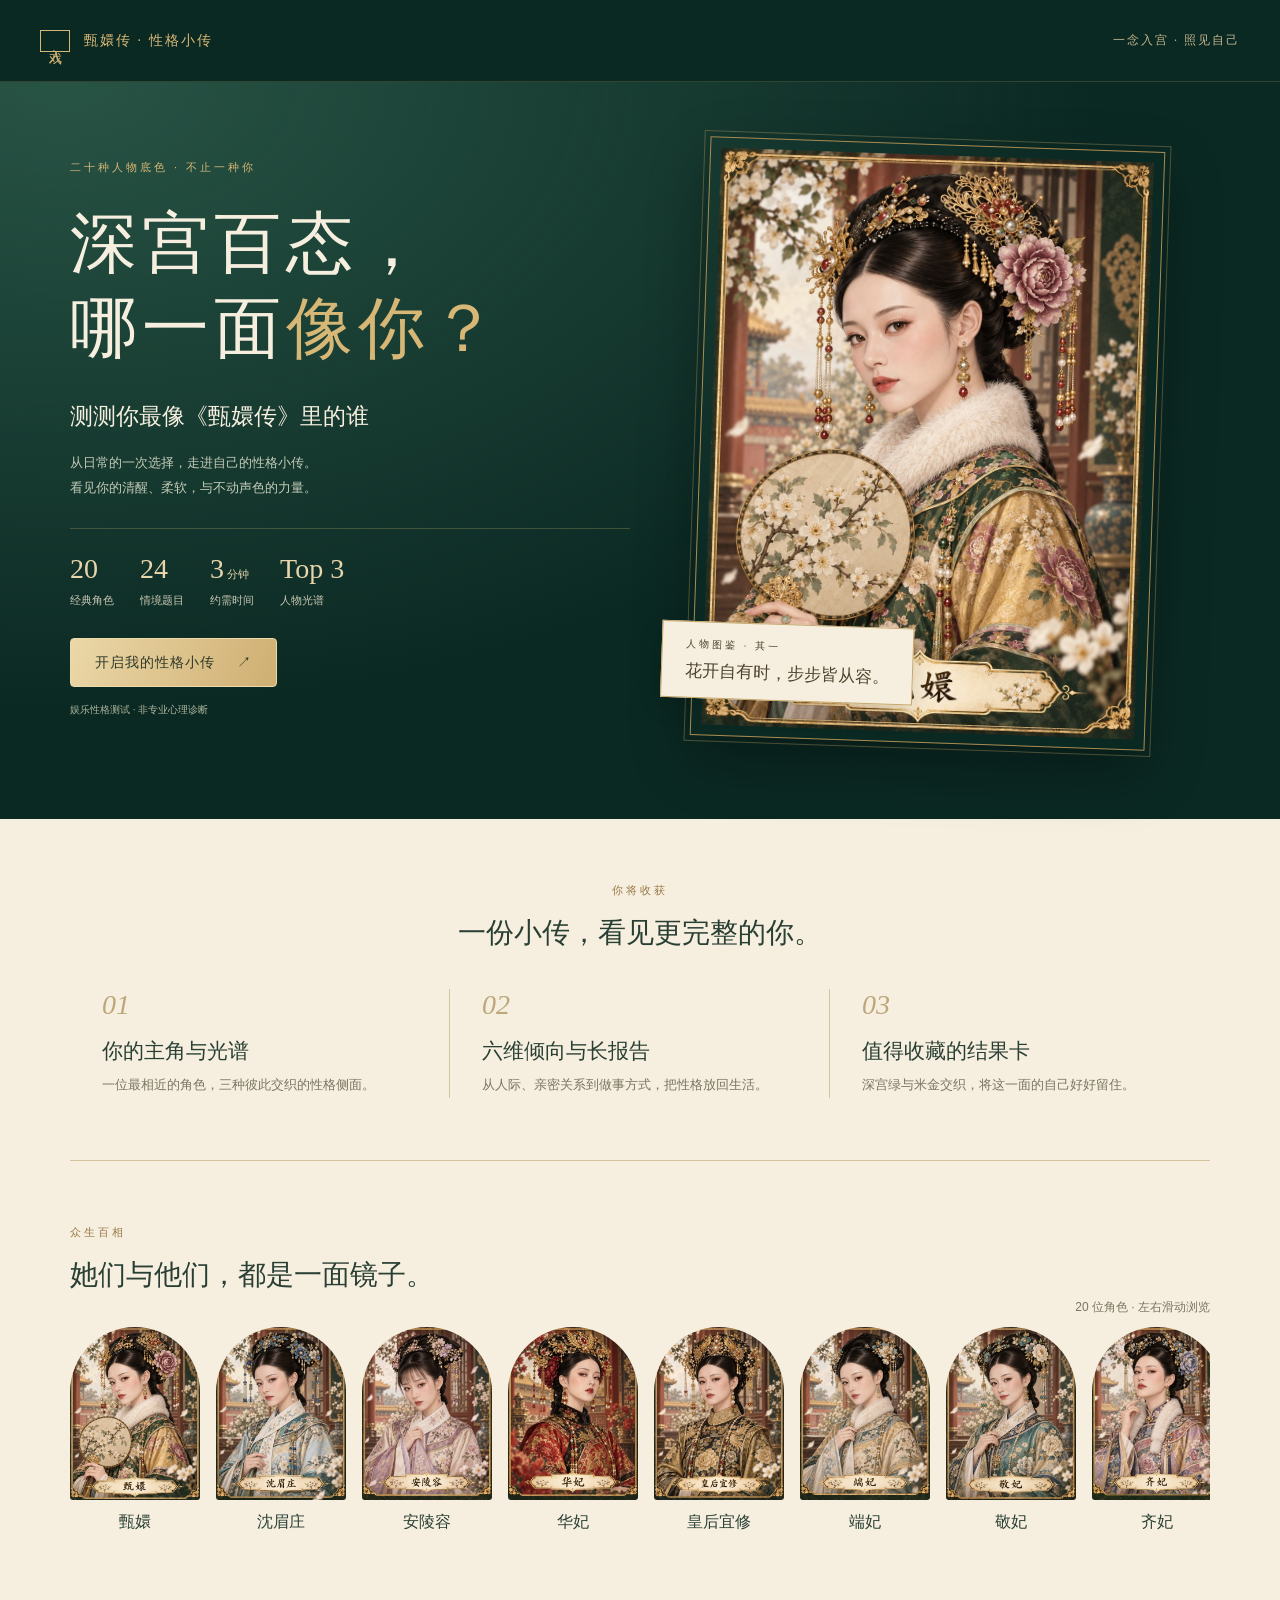
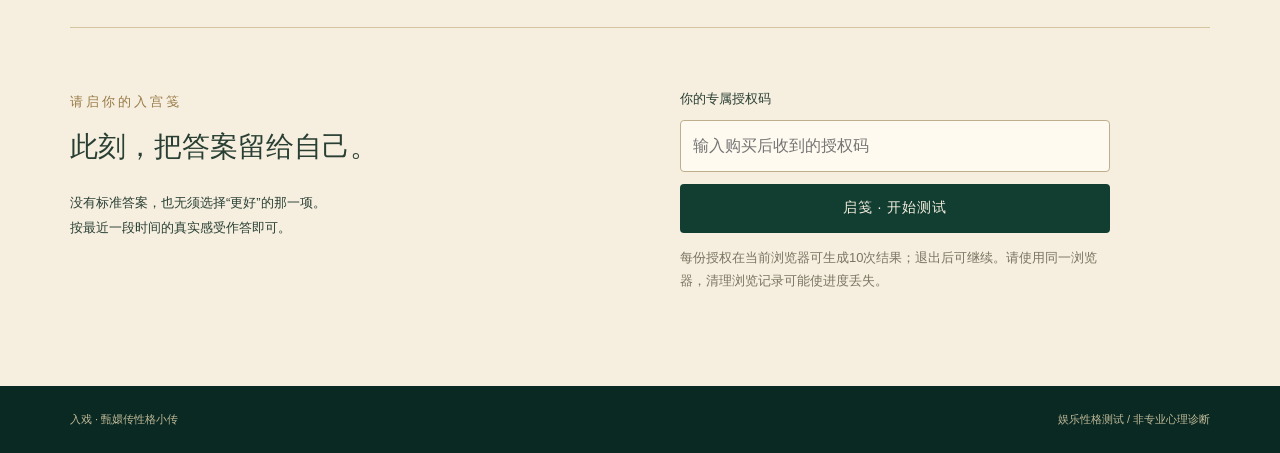
<file: index.html>
<!doctype html>
<html lang="zh-CN"><head><meta charset="utf-8"><meta name="viewport" content="width=device-width,initial-scale=1,viewport-fit=cover"><meta name="theme-color" content="#123e32"><meta name="description" content="24道日常情境题，遇见你的甄嬛传性格映射。20位角色、Top3人物光谱、六维性格小传与专属分享卡。娱乐性格测试，非专业心理诊断。"><title>入戏 · 甄嬛传性格小传</title><link rel="stylesheet" href="style.css"><script defer src="data.js"></script><script defer src="scoring.js"></script><script defer src="app.js"></script></head>
<body><header class="masthead"><a href="./" aria-label="入戏首页"><span class="seal">入戏</span> 甄嬛传 · 性格小传</a><span>一念入宫 · 照见自己</span></header><main>
<section id="entry"><div class="hero"><div class="hero-copy"><p class="eyebrow">二十种人物底色 · 不止一种你</p><h1>深宫百态，<br>哪一面<span>像你？</span></h1><p class="hero-lead">测测你最像《甄嬛传》里的谁</p><p class="hero-note">从日常的一次选择，走进自己的性格小传。<br>看见你的清醒、柔软，与不动声色的力量。</p><div class="facts"><div><b>20</b><span>经典角色</span></div><div><b>24</b><span>情境题目</span></div><div><b>3<small>分钟</small></b><span>约需时间</span></div><div><b>Top 3</b><span>人物光谱</span></div></div><a href="#invitation" class="btn gold">开启我的性格小传 <span>↗</span></a><p class="tiny">娱乐性格测试 · 非专业心理诊断</p></div><div class="hero-art"><img src="characters/zhenhuan.jpg" alt="甄嬛古风人物肖像" fetchpriority="high"><div class="art-caption"><span>人物图鉴 · 其一</span><b>花开自有时，步步皆从容。</b></div></div></div>
<section class="intro section"><p class="eyebrow">你将收获</p><h2>一份小传，看见更完整的你。</h2><div class="benefits"><article><em>01</em><h3>你的主角与光谱</h3><p>一位最相近的角色，三种彼此交织的性格侧面。</p></article><article><em>02</em><h3>六维倾向与长报告</h3><p>从人际、亲密关系到做事方式，把性格放回生活。</p></article><article><em>03</em><h3>值得收藏的结果卡</h3><p>深宫绿与米金交织，将这一面的自己好好留住。</p></article></div></section>
<section class="section cast-section"><div class="section-heading"><div><p class="eyebrow">众生百相</p><h2>她们与他们，都是一面镜子。</h2></div><span class="tiny">20 位角色 · 左右滑动浏览</span></div><div id="cast" class="cast"></div></section>
<section id="invitation" class="invitation section"><div><p class="eyebrow">请启你的入宫笺</p><h2>此刻，把答案留给自己。</h2><p>没有标准答案，也无须选择“更好”的那一项。<br>按最近一段时间的真实感受作答即可。</p></div><form id="activateForm"><label for="code">你的专属授权码</label><input id="code" placeholder="输入购买后收到的授权码" autocomplete="off" spellcheck="false" required><button class="btn" type="submit">启笺 · 开始测试</button><p id="entryMsg" role="status" class="tiny"></p><p class="tiny">每份授权在当前浏览器可生成10次结果；退出后可继续。请使用同一浏览器，清理浏览记录可能使进度丢失。</p></form></section></section>
<section id="lobby" class="section narrow hidden"><p class="eyebrow">入宫笺已开启</p><h1>小传，等你续写。</h1><p>跟随第一感受，让每一次选择都更接近你。</p><div class="paper"><p id="quotaText"></p><button id="start" class="btn">开始测试</button><button id="resetDraft" class="text-btn">清空未完成进度</button></div><h2>我的人物小传</h2><p class="tiny">重读与保存已有结果，不消耗测试次数。</p><div id="history" class="history"></div></section>
<section id="quiz" class="quiz-shell hidden"><div class="quiz-top"><span class="eyebrow">入戏 · 问心</span><button id="quit" class="text-btn">暂存离开</button></div><div class="question-card"><div class="q-head"><span id="scene"></span><span id="count"></span></div><div id="progress" role="progressbar" aria-label="答题进度" aria-valuemin="0" aria-valuemax="24"><span id="bar"></span></div><p class="chapter">听从此刻的心意</p><h2 id="question" tabindex="-1"></h2><div id="options" class="options"></div><div class="q-bottom"><button id="prev" class="text-btn">← 上一题</button><span id="qHint" class="tiny" aria-live="polite">选择后自动进入下一题</span></div></div><p class="quiz-foot">不必成为谁，只需如实做自己。</p></section>
<section id="result" class="result hidden"><div class="result-heading"><p class="eyebrow">入戏 · 你的专属性格小传</p><h1>原来，你有这样的光。</h1><p>结果不止一个，性格也不止一面。</p></div><div class="result-layout"><article class="identity paper"><img id="portrait" alt="主匹配人物肖像"><div class="identity-copy"><p class="eyebrow">你的主匹配角色</p><h2 id="rName"></h2><h3 id="rSub"></h3><div id="tags" class="tags"></div><p id="summary"></p><blockquote id="quote"></blockquote></div></article><div class="spectrum-stack"><article class="paper"><p class="eyebrow">不同的她们，也在你身上闪光</p><h2>Top 3 人物光谱</h2><div id="matches"></div><p class="tiny">百分比是本测试的相似度指标，不是概率；三项无需相加为100%。</p></article><article class="paper radar-panel"><h2>六维性格倾向</h2><div id="radar"></div><p class="tiny">呈现你的答题倾向，数值高低不代表优劣。</p></article></div></div>
<div class="report-body"><section class="section dimensions-section"><p class="eyebrow">先读懂自己的轮廓</p><h2>你如何感受，又如何选择。</h2><div id="dimensions" class="dimension-grid"></div></section><section class="section"><p class="eyebrow">把性格放回日常</p><h2>四个场景，慢慢读你。</h2><div class="report-grid"><article class="paper"><span class="chapter">01 · 内心世界</span><h3>你的性格底色</h3><p id="core"></p></article><article class="paper"><span class="chapter">02 · 人际之间</span><h3>与人相处的你</h3><p id="rel"></p></article><article class="paper"><span class="chapter">03 · 亲密关系</span><h3>靠近一个人时</h3><p id="love"></p></article><article class="paper"><span class="chapter">04 · 行动日常</span><h3>认真做事的你</h3><p id="work"></p></article></div></section><section class="section growth"><p class="eyebrow">写给接下来的你</p><h2>保留锋芒，也照顾柔软。</h2><div class="report-grid"><article class="paper"><h3>值得珍惜的优势</h3><p id="strength"></p><h3>容易忽略的盲点</h3><p id="watch"></p></article><article class="paper"><h3>可以试试的三个小改变</h3><ol id="advice"></ol></article></div></section><section class="save-section section"><p class="eyebrow">留存此刻的自己</p><h2>把这份小传，藏进相册。</h2><p>生成3:4高清结果卡，也可以分享给懂你的人。</p><button id="posterBtn" class="btn gold">生成并保存结果卡 ↓</button><p id="posterMsg" role="status" class="tiny"></p><div id="posterArea" class="hidden"><img id="poster" alt="专属3比4结果卡"><div class="save-links"><a id="download" class="btn gold" download>下载高清图片</a><button id="share" class="btn secondary">分享结果卡</button></div><p class="tiny">若手机内置浏览器未开始下载，请长按上方图片保存。</p></div></section><div class="end-actions"><button id="again" class="btn">重新测试</button><button id="home" class="btn secondary">返回我的小传</button></div><p class="closing">人物是镜子，生活的主角始终是你。<br><small>本报告依据答题倾向与角色设定生成，仅供娱乐与自我观察，不构成专业心理诊断。</small></p></div></section>
</main><footer>入戏 · 甄嬛传性格小传 <span>娱乐性格测试 / 非专业心理诊断</span></footer><div id="notice" role="status"></div><noscript>请启用浏览器 JavaScript 后使用测试。</noscript></body></html>
</file>
<file: style.css>
:root{--green:#123e32;--deep:#0b2923;--gold:#d7b775;--paper:#f6efdf;--ink:#293f34;--muted:#797462;--line:#d5c49f;font-family:"Microsoft YaHei","PingFang SC",sans-serif;color:var(--ink);background:var(--paper);font-synthesis:none}*{box-sizing:border-box}body{margin:0}button,input,a{-webkit-tap-highlight-color:transparent}button,input{font:inherit}button,a{touch-action:manipulation}a{color:inherit;text-decoration:none}button{cursor:pointer}button:disabled{opacity:.4;cursor:default}button:focus-visible,a:focus-visible,input:focus-visible{outline:3px solid #bd8138;outline-offset:4px}h1,h2,h3,blockquote,.hero-lead{font-family:"Songti SC","SimSun",serif;font-weight:500}h1,h2,h3,p{margin-top:0}h2{font-size:28px;line-height:1.5}h3{font-size:21px}p{line-height:1.9}img{display:block;max-width:100%}.hidden{display:none!important}.masthead{height:82px;background:var(--deep);color:var(--gold);display:flex;align-items:center;justify-content:space-between;padding:0 max(24px,calc((100vw - 1200px)/2));border-bottom:1px solid #d7b77530;font-family:serif;letter-spacing:2px;font-size:14px}.masthead a{display:flex;align-items:center;gap:14px}.masthead>span{font-size:12px;color:#c1b58d}.seal{border:1px solid var(--gold);padding:8px 5px;writing-mode:vertical-rl;font-size:13px}.hero{background:radial-gradient(ellipse at 5% 0,#285445,transparent 60%),var(--deep);color:var(--paper);display:grid;grid-template-columns:1.1fr 1fr;gap:70px;padding:62px max(32px,calc((100vw - 1140px)/2)) 76px;align-items:center}.eyebrow{font-size:11px;letter-spacing:3px;color:#987946;line-height:1.8}.hero .eyebrow{color:var(--gold)}.hero h1{font-size:clamp(48px,5.2vw,74px);line-height:1.28;letter-spacing:5px;margin:23px 0}.hero h1 span{color:var(--gold)}.hero-lead{font-size:23px;margin:24px 0 12px}.hero-note{color:#c4ccb9;font-size:13px}.facts{display:flex;gap:26px;border-top:1px solid #d7b77540;margin-top:28px;padding-top:24px;margin-bottom:30px}.facts div{display:flex;flex-direction:column;gap:8px}.facts b{font-family:Georgia,serif;font-size:28px;font-weight:400;color:#e8d5ac}.facts small{font-size:11px;margin-left:3px}.facts span{font-size:11px;color:#c9c8b5}.btn{display:inline-flex;justify-content:center;align-items:center;gap:22px;min-height:49px;padding:14px 24px;background:var(--green);color:var(--paper);border:1px solid transparent;border-radius:4px;font-size:14px;letter-spacing:1px;transition:background .2s,transform .2s}.btn:hover{transform:translateY(-1px);background:#245544}.btn.gold{background:linear-gradient(110deg,#ebd7a8,#cfaf72);color:#2e3828;border-color:#eddaa9}.btn.secondary{background:transparent;border-color:var(--line);color:var(--green)}.hero .tiny{color:#aeb79f;margin-top:14px;font-size:10px}.hero-art{position:relative;padding:10px;border:1px solid #aa8b50;box-shadow:0 22px 60px #0005;transform:rotate(2deg);max-width:455px}.hero-art:before{content:"";position:absolute;inset:-7px;border:1px solid #d7b77550;pointer-events:none}.hero-art img{width:100%;aspect-ratio:3/4;object-fit:cover}.art-caption{position:absolute;bottom:36px;left:-32px;background:var(--paper);color:#4d432c;border:1px solid #c5a76b;padding:15px 23px;box-shadow:0 8px 25px #0002;max-width:90%}.art-caption span{display:block;font-size:10px;letter-spacing:3px;margin-bottom:8px}.art-caption b{font:17px serif}.section{max-width:1140px;margin:auto;padding:62px 0}.intro{text-align:center}.benefits{display:grid;grid-template-columns:repeat(3,1fr);margin-top:35px;text-align:left}.benefits article{padding:0 32px;border-right:1px solid var(--line)}.benefits article:last-child{border:0}.benefits em{font:italic 28px Georgia;color:#bda67a}.benefits h3{margin:16px 0 8px}.benefits p{font-size:13px;color:var(--muted);margin:0}.cast-section{border-top:1px solid var(--line)}.section-heading{display:flex;justify-content:space-between;align-items:end;gap:20px}.cast{display:flex;gap:16px;overflow-x:auto;padding:8px 0 20px;scroll-snap-type:x mandatory}.cast figure{flex:0 0 130px;margin:0;scroll-snap-align:start}.cast img{width:130px;height:173px;object-fit:cover;border-radius:65px 65px 3px 3px}.cast figcaption{text-align:center;font:16px serif;padding:12px}.tiny{font-size:12px;line-height:1.8;color:var(--muted)}.invitation{border-top:1px solid var(--line);display:grid;grid-template-columns:1fr 1fr;gap:80px;padding-bottom:80px}.invitation p{font-size:13px}.invitation form{max-width:430px}.invitation label{display:block;font-size:13px;margin-bottom:12px}input{width:100%;height:52px;padding:12px;border:1px solid #bfae8c;border-radius:4px;background:#fffaf0;color:var(--ink)}form .btn{width:100%;margin-top:12px}.narrow{max-width:720px;min-height:70vh}.narrow h1{font-size:38px}.paper{background:linear-gradient(120deg,#fcf7e9,#f0e7d3);border:1px solid var(--line);padding:26px;border-radius:8px;box-shadow:0 4px 18px #372b1606}.text-btn{background:none;border:0;color:#80683e;padding:12px 4px;font-size:13px;min-height:44px}.history{display:grid;grid-template-columns:1fr 1fr;gap:12px}.history button{text-align:left;border:1px solid var(--line);background:#fbf6e9;padding:16px;color:var(--ink);line-height:1.8}.quiz-shell{background:radial-gradient(ellipse at top,#2c5546,var(--deep));min-height:calc(100vh - 82px);padding:28px 24px 45px}.quiz-top{max-width:700px;margin:0 auto 18px;display:flex;align-items:center;justify-content:space-between}.quiz-top .eyebrow{margin:0;color:var(--gold)}.quiz-top button{color:#e0c58e}.question-card{max-width:700px;margin:auto;padding:38px 42px 24px;background:var(--paper);border:1px solid var(--gold);outline:1px solid #bd9a5960;outline-offset:6px;border-radius:6px}.q-head{display:flex;justify-content:space-between;font-size:12px;color:#7b683f}#count{font-family:Georgia;font-size:18px}#progress{height:3px;background:#ddd1b6;margin-top:15px}#bar{height:100%;display:block;background:#9e7b3f;transition:width .3s}.chapter{font-size:11px;letter-spacing:2px;color:#967744}.question-card .chapter{margin:32px 0 12px}#question{font-size:27px;line-height:1.7;min-height:92px;margin-bottom:28px;outline:none}.options{display:grid;gap:12px}.option{display:flex;align-items:center;gap:15px;text-align:left;background:#fffbf1;border:1px solid #dacdae;color:var(--ink);border-radius:5px;min-height:66px;padding:16px 18px;line-height:1.7;font-size:14px;transition:background .15s}.option b{flex:0 0 28px;font:18px Georgia;color:#a38a57;border-right:1px solid #d8c8a8}.option.selected{background:#1a4839;border-color:#1a4839;color:#fff2cc}.option.selected b{color:var(--gold)}.q-bottom{display:flex;align-items:center;justify-content:space-between;margin-top:20px;gap:12px}.quiz-foot{text-align:center;color:#b7b99f;font:14px serif;margin:35px 0 0;letter-spacing:3px}.result{background:radial-gradient(ellipse at 10% 0,#2d5541,transparent 35%),var(--deep)}.result-heading{text-align:center;padding:44px 16px 30px;color:var(--paper)}.result-heading .eyebrow{color:var(--gold)}.result-heading h1{font-size:38px;letter-spacing:3px;margin:12px 0}.result-heading>p:last-child{font-size:13px;color:#c4c3a8}.result-layout{max-width:1080px;margin:auto;display:grid;grid-template-columns:1fr 1fr;gap:22px;padding-bottom:42px}.identity{padding:9px;overflow:hidden;position:relative}.identity>img{width:100%;aspect-ratio:3/4;object-fit:cover}.identity-copy{padding:22px 25px 12px;text-align:center}.identity h2{font-size:48px;margin:5px 0;color:#36553f}.identity h3{font-size:19px;margin-bottom:10px}.identity-copy p:not(.eyebrow){font-size:13px}.tags{display:flex;gap:7px;justify-content:center;flex-wrap:wrap;margin:15px 0}.tag{padding:6px 12px;border:1px solid #c9b58b;border-radius:3px;font-size:12px;color:#7c653c}blockquote{font-size:18px;line-height:1.8;color:#8b703c;margin:18px 0 0;padding-top:15px;border-top:1px solid #d8c8a6}.spectrum-stack{display:grid;gap:20px;align-content:start}.spectrum-stack h2{font-size:25px;margin:0 0 16px}.match{display:grid;grid-template-columns:58px 1fr 44px;gap:15px;align-items:center;padding:12px 0;border-top:1px solid #d9cbaa}.match img{width:58px;height:65px;object-fit:cover;object-position:50% 20%;border-radius:4px}.match strong{font:18px serif}.match small{font:11px Georgia;color:#9d814d;margin-right:10px}.match output{font:20px Georgia;color:#75592c}.meter{height:6px;background:#e4d7b9;margin-top:12px;border-radius:9px;overflow:hidden}.meter i{height:100%;display:block;background:linear-gradient(90deg,#486a4d,#d0a457);border-radius:9px}.spectrum-stack .tiny{margin:14px 0 0;font-size:10px}#radar svg{width:100%;max-height:280px;display:block}.radar-panel{text-align:center}.report-body{background:var(--paper)}.report-body .section{padding:46px 0}.dimension-grid{display:grid;grid-template-columns:repeat(3,1fr);gap:15px}.dimension{border-top:1px solid var(--line);padding:20px 0}.dimension b{font-size:13px;font-weight:500}.dimension output{float:right;font:22px Georgia;color:#967642}.dimension p{font-size:12px;color:var(--muted);margin:12px 0 0}.dimension span{font-size:13px;display:block;margin-top:8px}.report-grid{display:grid;grid-template-columns:1fr 1fr;gap:18px}.report-grid h3{margin:15px 0}.report-grid p{font-size:14px;line-height:2.1;margin-bottom:0}.report-grid .paper{padding:28px 32px}.growth ol{padding-left:22px;margin-bottom:0}.growth li{font-size:14px;line-height:2.1;margin-bottom:18px;padding-left:8px}.growth li::marker{color:#9b7b40}.save-section{text-align:center;border-top:1px solid var(--line)}.save-section>p:not(.eyebrow){font-size:13px}.save-section .btn.gold{min-width:240px}.save-links{display:flex;gap:12px;justify-content:center;margin-top:20px}#poster{width:540px;max-width:100%;margin:25px auto 0;border:1px solid var(--line)}.end-actions{display:flex;justify-content:center;gap:12px;padding:10px 20px}.closing{text-align:center;font-family:serif;font-size:18px;padding:26px 20px 48px;margin:0}.closing small{font:11px/1.9 sans-serif;color:var(--muted);display:block;margin-top:12px}footer{display:flex;justify-content:space-between;padding:26px max(24px,calc((100vw - 1140px)/2));background:var(--deep);font-size:11px;color:#beb997;gap:12px}#notice:not(:empty){position:fixed;bottom:20px;left:20px;right:20px;max-width:500px;margin:auto;background:#563c28;color:#fff;padding:16px;z-index:20;font-size:13px;line-height:1.8}
@media(max-width:1200px){.section,.result-layout{margin-left:28px;margin-right:28px}.hero{gap:45px;padding-left:45px;padding-right:45px}.hero h1{font-size:56px}.narrow{margin:auto;padding-left:28px;padding-right:28px}}
@media(max-width:650px){.masthead{height:64px;padding:0 20px;font-size:12px}.masthead>span{display:none}.seal{font-size:10px;padding:5px 3px}.hero{display:block;padding:32px 25px 35px;position:relative;overflow:hidden;min-height:665px}.hero-copy{position:relative;z-index:2}.hero .eyebrow{font-size:9px;letter-spacing:2px}.hero h1{font-size:45px;line-height:1.4;letter-spacing:3px;margin:21px 0 170px}.hero-lead{font-size:20px;position:relative;margin-top:0}.hero-note{font-size:12px;line-height:1.9}.hero-art{position:absolute;top:55px;right:18px;width:190px;transform:rotate(5deg);padding:4px;opacity:.86}.hero-art img{width:100%}.art-caption{display:none}.hero h1{max-width:270px;text-shadow:0 3px 18px #0b2923}.facts{gap:0;justify-content:space-between;margin:22px 0;padding-top:20px}.facts b{font-size:25px}.facts span{font-size:10px}.hero .btn{width:100%}.hero .tiny{text-align:center}.section{padding:36px 0;margin:0 22px}h2{font-size:23px}.intro{text-align:left}.benefits{display:block;margin-top:24px}.benefits article{border-right:0;border-top:1px solid var(--line);padding:19px 0 19px 45px;position:relative}.benefits em{position:absolute;left:0;top:20px;font-size:22px}.benefits article:last-child{border-top:1px solid var(--line)}.benefits h3{margin:0 0 8px;font-size:18px}.section-heading{display:block}.section-heading h2{margin-bottom:8px}.cast{gap:12px;margin-top:15px}.cast figure{flex-basis:105px}.cast img{width:105px;height:140px}.invitation{display:block;padding-bottom:40px}.invitation form{margin-top:25px}.narrow{padding:35px 0}.narrow h1{font-size:31px}.history{grid-template-columns:1fr}.narrow .paper{padding:20px}.narrow .btn{width:100%}.quiz-shell{min-height:calc(100dvh - 64px);padding:18px 20px 35px}.question-card{padding:23px 20px 15px;outline-offset:5px}.quiz-top{margin-bottom:17px}#question{font-size:22px;line-height:1.7;min-height:112px;margin-bottom:20px}.question-card .chapter{margin-top:24px;font-size:10px}.option{font-size:13px;padding:13px 12px;gap:10px;min-height:68px}.q-bottom .tiny{font-size:10px}.quiz-foot{font-size:12px}.result-heading{padding:32px 20px 22px}.result-heading h1{font-size:27px;letter-spacing:1px}.result-layout{display:block;margin:0 18px;padding-bottom:26px}.identity{margin-bottom:16px}.identity-copy{padding:20px 19px}.identity h2{font-size:43px}.spectrum-stack{gap:16px}.paper{padding:22px}.spectrum-stack h2{font-size:23px}.report-body .section{padding:32px 0}.dimension-grid{grid-template-columns:1fr 1fr;gap:12px 20px}.dimension p{font-size:11px}.dimension output{font-size:19px}.dimension b{font-size:12px}.report-grid{grid-template-columns:1fr;gap:13px}.report-grid .paper{padding:22px}.report-grid p{font-size:14px}.save-links{flex-direction:column}.closing{font-size:16px}.end-actions .btn{font-size:12px;padding:13px 18px}footer{flex-direction:column;align-items:center;font-size:10px;padding:24px}.eyebrow{letter-spacing:2px}}
@media(max-width:650px){.hero h1{font-size:30px;letter-spacing:1px;max-width:165px;line-height:1.8;margin-bottom:66px}.hero h1 span{display:block}.hero-art{width:160px;top:78px;right:16px}.hero-lead{font-size:19px}.hero{min-height:640px}}
@media(prefers-reduced-motion:reduce){*,*:before,*:after{transition:none!important;scroll-behavior:auto!important}}
</file>
